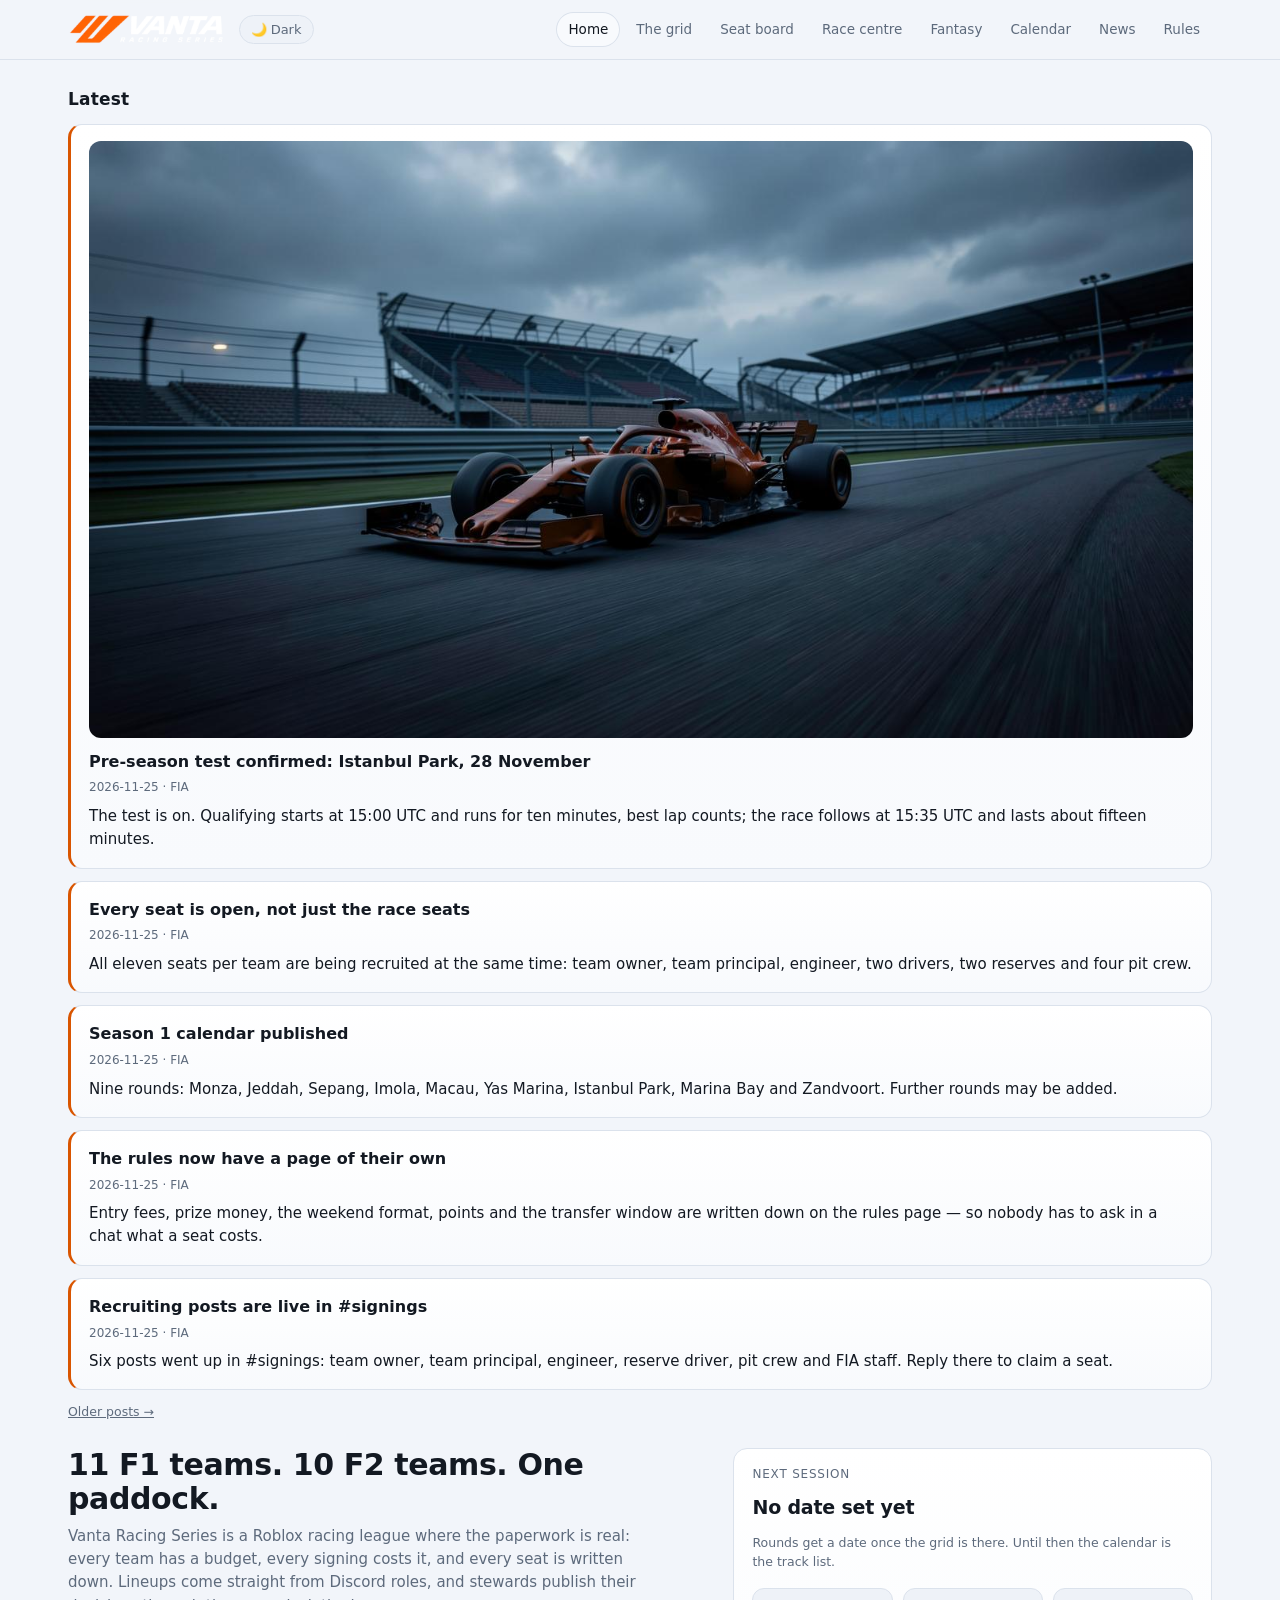
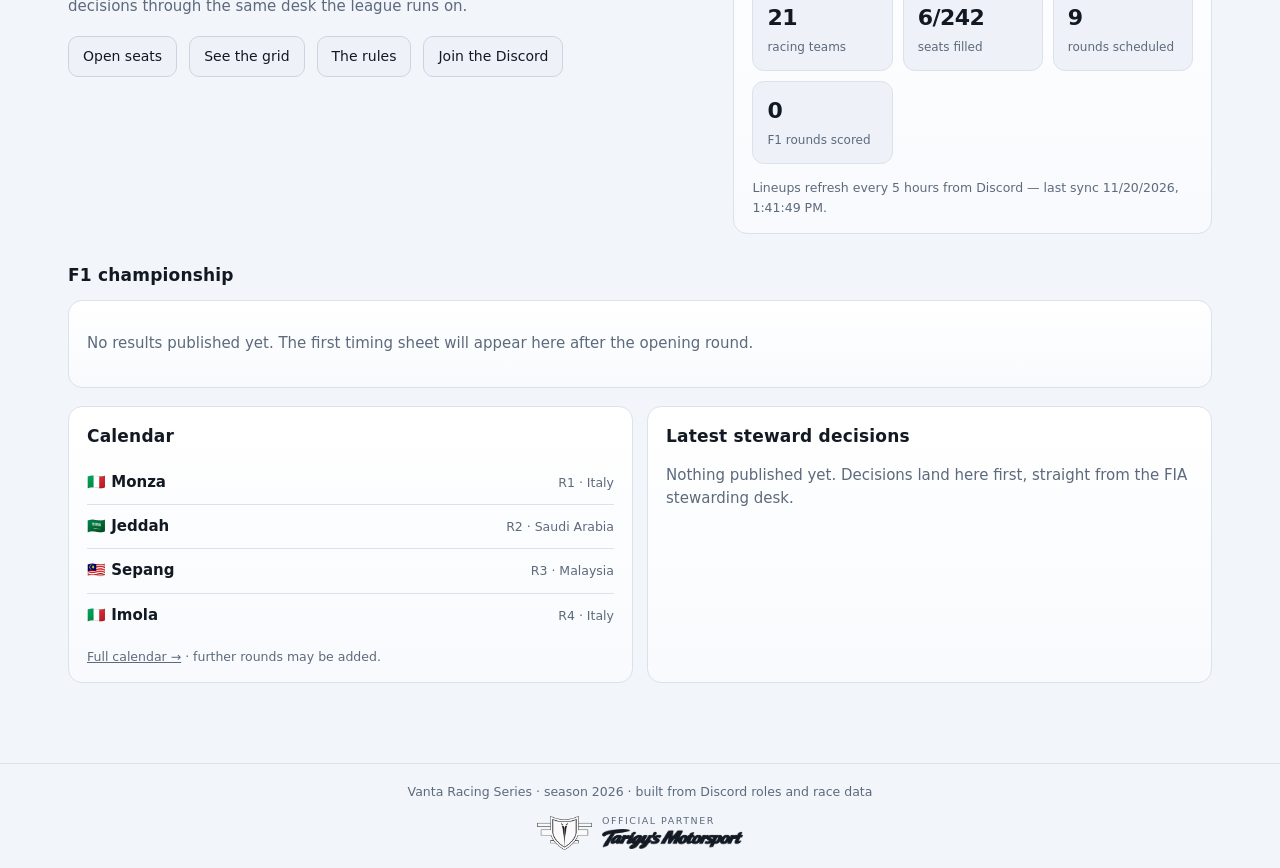
<file: index.html>
<!DOCTYPE html>
<html lang="en">
<head>
  <meta charset="utf-8">
  <meta name="viewport" content="width=device-width, initial-scale=1">
  <title>Vanta Racing Series</title>
  <meta name="description" content="Vanta Racing Series — Roblox racing league with F1 and F2 divisions, the full grid, race standings, fantasy championship and a steward desk.">
  <link rel="icon" type="image/png" href="assets/favicon.png">
  <link rel="stylesheet" href="assets/style.css?v=20261127b">
</head>
<body>
  <main class="wrap"><div id="app"><p class="muted">Loading…</p></div></main>
  <script src="assets/app.js?v=20261127b"></script>
  <script>
    (async () => {
      const host = document.getElementById("app");
      try {
        const [cfg, lineups, results, schedule, decisions, news] = await Promise.all([
          VRS.json("data/config.json"),
          VRS.json("data/lineups.json"),
          VRS.json("data/results.json"),
          VRS.json("data/schedule.json"),
          VRS.json("data/decisions.json"),
          VRS.json("data/news.json").catch(() => ({ items: [] })),
        ]);
        const pal = await VRS.palette();
        VRS.shell(cfg, "index.html");

        const rounds = results.rounds || [];
        const teams = lineups.teams || [];
        const slots = cfg.slots || [];
        const racing = teams.filter((t) => t.division === "F1" || t.division === "F2");
        const slotApplies = (slot, team) =>
          slot.teams ? slot.teams.includes(team.key) : team.division !== "FIA";
        const seats = teams.reduce(
          (n, team) =>
            n +
            slots
              .filter((slot) => slotApplies(slot, team))
              .reduce((m, slot) => m + (slot.capacity || 1), 0),
          0
        );
        const filled = teams.reduce(
          (n, team) =>
            n + Object.values(team.slots || {}).reduce((m, slot) => m + (slot.members || []).length, 0),
          0
        );
        const calendar = (schedule.rounds || []).slice().sort((a, b) => a.round - b.round);
        const f1 = VRS.computeStandings(rounds, cfg, "F1");
        const top = f1.drivers.slice(0, 5);
        const latest = (decisions.decisions || []).slice(-3).reverse();
        const f1Teams = racing.filter((t) => t.division === "F1").length;
        const f2Teams = racing.filter((t) => t.division === "F2").length;
        const items = (news.items || [])
          .slice()
          .sort((a, b) => String(b.at || "").localeCompare(String(a.at || "")))
          .slice(0, 5);
        const next = VRS.nextEvent(schedule, cfg);

        host.innerHTML = `
          <h2 style="margin-top:0">Latest</h2>
          <div class="news">
            ${
              items.length
                ? items
                    .map(
                      (item) => `<article class="card newsitem">
                        ${
                          item.image
                            ? `<img src="${VRS.esc(item.image)}" alt="${VRS.esc(
                                item.imageAlt || ""
                              )}" loading="lazy" style="width:100%;height:auto;border-radius:12px;margin:0 0 12px;display:block">`
                            : ""
                        }
                        <h3>${VRS.esc(item.title || "Announcement")}</h3>
                        <p class="meta">${VRS.esc(String(item.at || "").slice(0, 10))}${
                        item.by ? ` · ${VRS.esc(item.by)}` : ""
                      }</p>
                        <p>${VRS.esc(String(item.body || "").split(/\n\s*\n/)[0])}</p>
                      </article>`
                    )
                    .join("") +
                  `<p class="small muted" style="margin:0"><a href="news.html">Older posts →</a></p>`
                : `<div class="card muted">Nothing published yet.</div>`
            }
          </div>

          <div class="hero" style="margin-top:26px">
            <div>
              <h1>${f1Teams} F1 teams. ${f2Teams} F2 teams. One paddock.</h1>
              <p class="lead">Vanta Racing Series is a Roblox racing league where the
              paperwork is real: every team has a budget, every signing costs it, and
              every seat is written down. Lineups come straight from Discord roles, and
              stewards publish their decisions through the same desk the league runs on.</p>
              <div class="row">
                <a class="btn" href="seats.html">Open seats</a>
                <a class="btn" href="grid.html">See the grid</a>
                <a class="btn" href="rules.html">The rules</a>
                ${cfg.discordInvite ? `<a class="btn" href="${VRS.esc(cfg.discordInvite)}" target="_blank" rel="noopener">Join the Discord</a>` : ""}
              </div>
            </div>
            <div class="card">
              ${VRS.countdown(next)}
              <div class="stats" style="margin-top:16px">
                <div class="stat"><b>${racing.length}</b><span>racing teams</span></div>
                <div class="stat"><b>${filled}/${seats}</b><span>seats filled</span></div>
                <div class="stat"><b>${calendar.length}</b><span>rounds scheduled</span></div>
                <div class="stat"><b>${f1.rounds}</b><span>F1 rounds scored</span></div>
              </div>
              <p class="small muted" style="margin:14px 0 0">Lineups refresh every
              ${VRS.esc(cfg.syncHours || 5)} hours from Discord${
                lineups.generatedAt
                  ? ` — last sync ${VRS.esc(new Date(lineups.generatedAt).toLocaleString())}`
                  : ""
              }.</p>
            </div>
          </div>

          <h2>F1 championship</h2>
          <div class="card">
            ${
              top.length
                ? `<table><thead><tr><th class="pos">#</th><th>Driver</th><th>Team</th>
                   <th class="num">Wins</th><th class="num">Podiums</th><th class="num">Pts</th></tr></thead>
                   <tbody>${top
                     .map(
                       (d, i) => `<tr><td class="pos">${i + 1}</td>
                       <td><b>${VRS.esc(d.driver)}</b></td>
                       <td class="muted"><span style="display:inline-block;width:8px;height:8px;border-radius:50%;background:${VRS.colorOf(
                         pal, d.team
                       )};margin-right:7px"></span>${VRS.esc(VRS.teamName(lineups, d.team))}</td>
                       <td class="num">${d.wins}</td><td class="num">${d.podiums}</td>
                       <td class="num"><b>${d.points}</b></td></tr>`
                     )
                     .join("")}</tbody></table>
                   <p class="small muted" style="margin:10px 0 0">
                   <a href="races.html">Full standings →</a></p>`
                : `<p class="muted">No results published yet. The first timing sheet
                   will appear here after the opening round.</p>`
            }
          </div>

          <div class="grid2" style="margin-top:18px">
            <div class="card">
              <h2 style="margin-top:0">Calendar</h2>
              ${
                calendar.length
                  ? `<ul class="list">${calendar
                      .slice(0, 4)
                      .map(
                        (r) => `<li><span class="spread">
                          <b>${VRS.esc(r.flag || "🏁")} ${VRS.esc(r.circuit || "TBA")}</b>
                          <span class="small muted">R${VRS.esc(r.round)} · ${VRS.esc(
                            r.country || ""
                          )}</span></span></li>`
                      )
                      .join("")}</ul>
                    <p class="small muted" style="margin:10px 0 0">
                    <a href="schedule.html">Full calendar →</a> · further rounds may be added.</p>`
                  : `<p class="muted">No rounds published yet. <a href="schedule.html">Calendar →</a></p>`
              }
            </div>
            <div class="card">
              <h2 style="margin-top:0">Latest steward decisions</h2>
              ${
                latest.length
                  ? `<ul class="list">${latest
                      .map(
                        (d) => `<li><b>${VRS.esc(d.subject || "—")}</b>
                        <span class="chip">R${VRS.esc(d.round)}</span>
                        <div class="small muted">${VRS.esc((d.text || "").slice(0, 140))}</div></li>`
                      )
                      .join("")}</ul>`
                  : `<p class="muted">Nothing published yet. Decisions land here first,
                     straight from the FIA stewarding desk.</p>`
              }
            </div>
          </div>`;
      } catch (error) {
        VRS.fail(host, error);
      }
    })();
  </script>
</body>
</html>
</file>
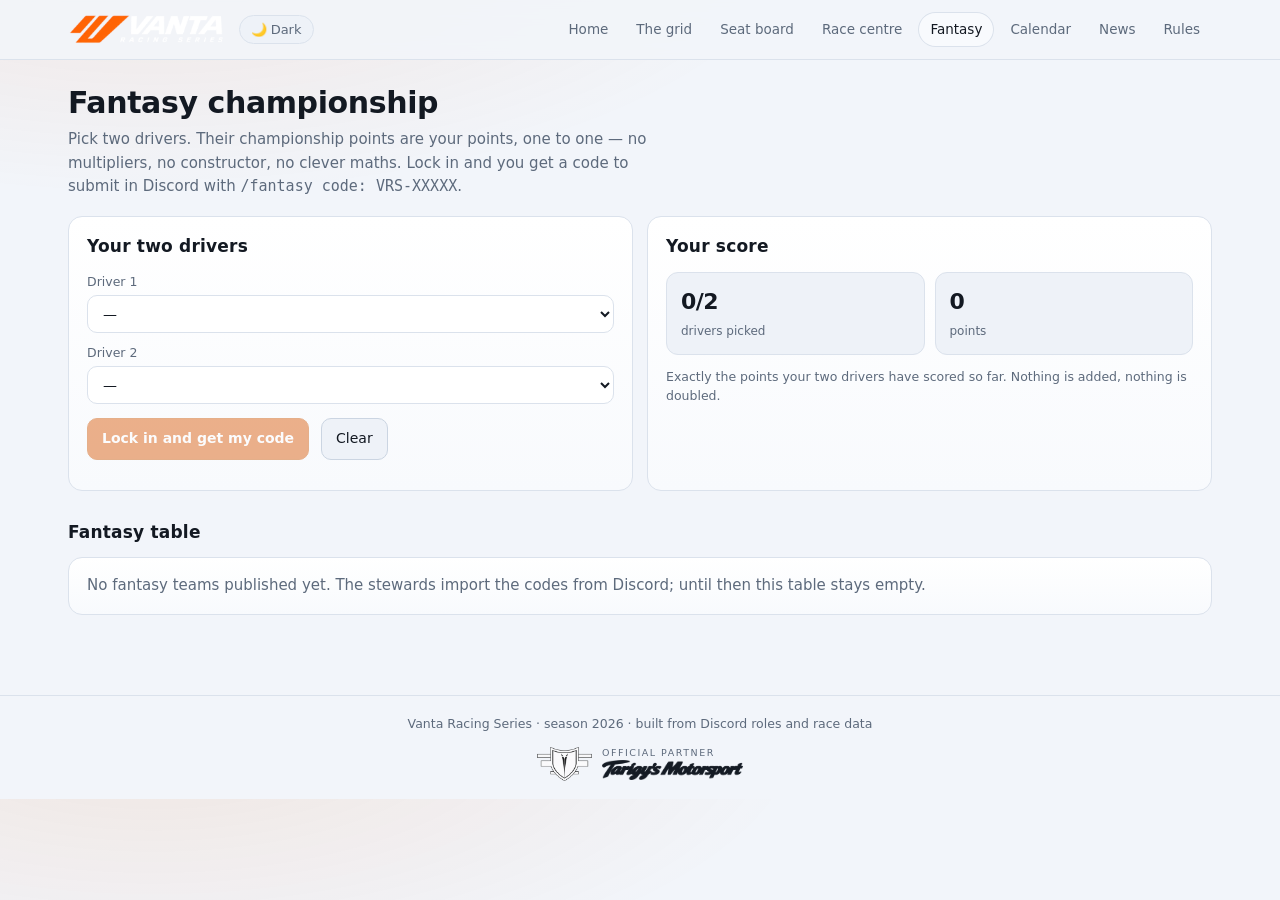
<file: fantasy.html>
<!DOCTYPE html>
<html lang="en">
<head>
  <meta charset="utf-8">
  <meta name="viewport" content="width=device-width, initial-scale=1">
  <title>Fantasy championship</title>
  <link rel="icon" type="image/png" href="assets/favicon.png">
  <link rel="stylesheet" href="assets/style.css?v=20261127b">
</head>
<body>
  <main class="wrap"><div id="app"><p class="muted">Loading…</p></div></main>
  <script src="assets/app.js?v=20261127b"></script>
  <script src="assets/fantasy.js?v=20261127b"></script>
</body>
</html>
</file>
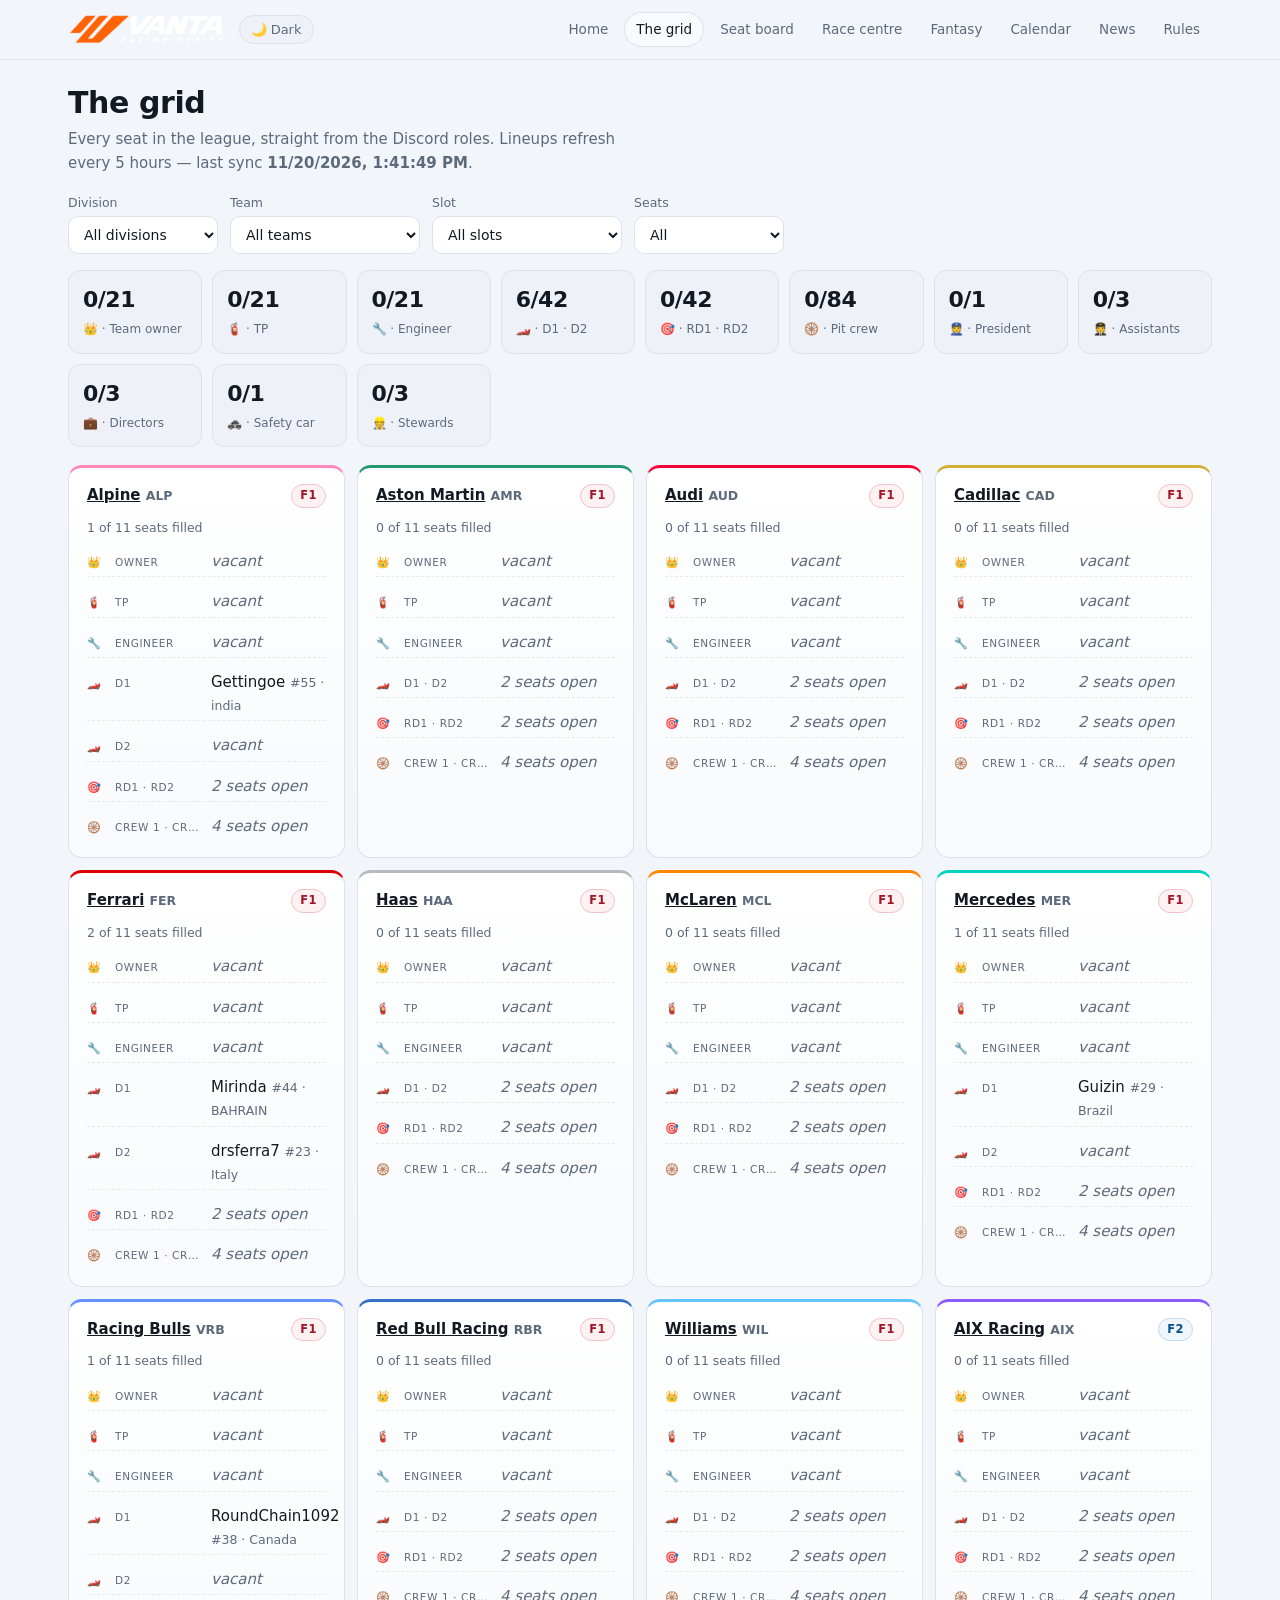
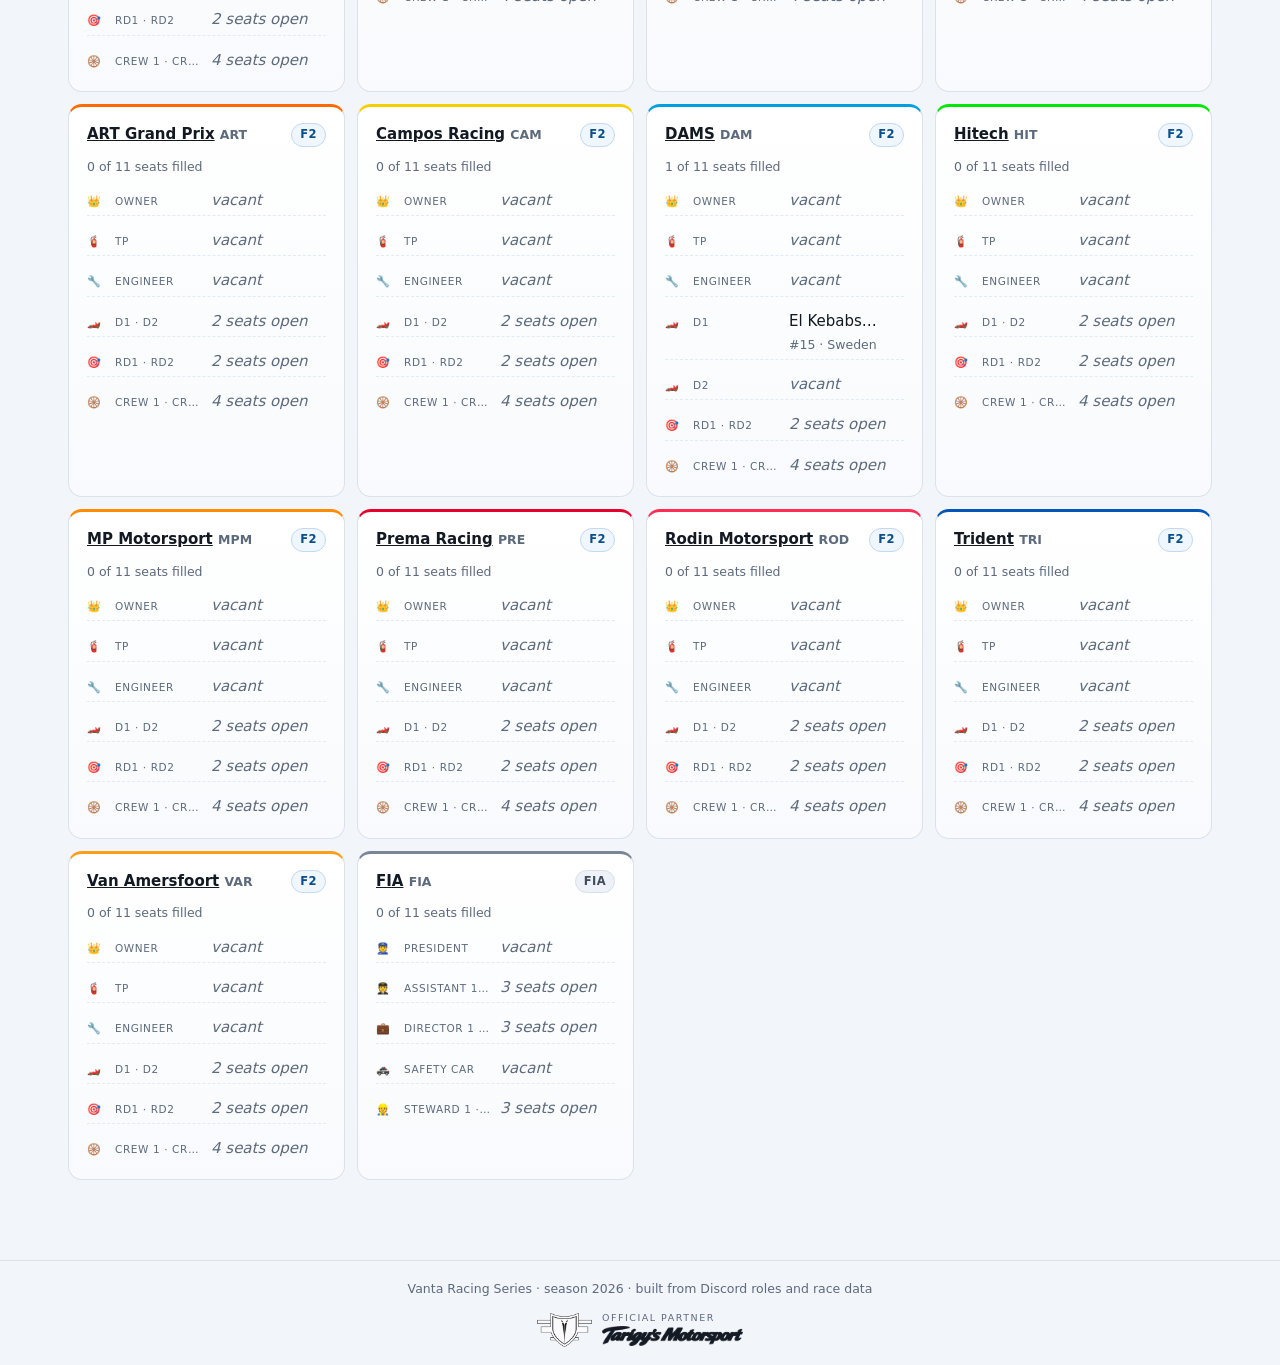
<file: grid.html>
<!DOCTYPE html>
<html lang="en">
<head>
  <meta charset="utf-8">
  <meta name="viewport" content="width=device-width, initial-scale=1">
  <title>The grid</title>
  <link rel="icon" type="image/png" href="assets/favicon.png">
  <link rel="stylesheet" href="assets/style.css?v=20261127b">
</head>
<body>
  <main class="wrap"><div id="app"><p class="muted">Loading…</p></div></main>
  <script src="assets/app.js?v=20261127b"></script>
  <script src="assets/grid.js?v=20261127b"></script>
</body>
</html>
</file>
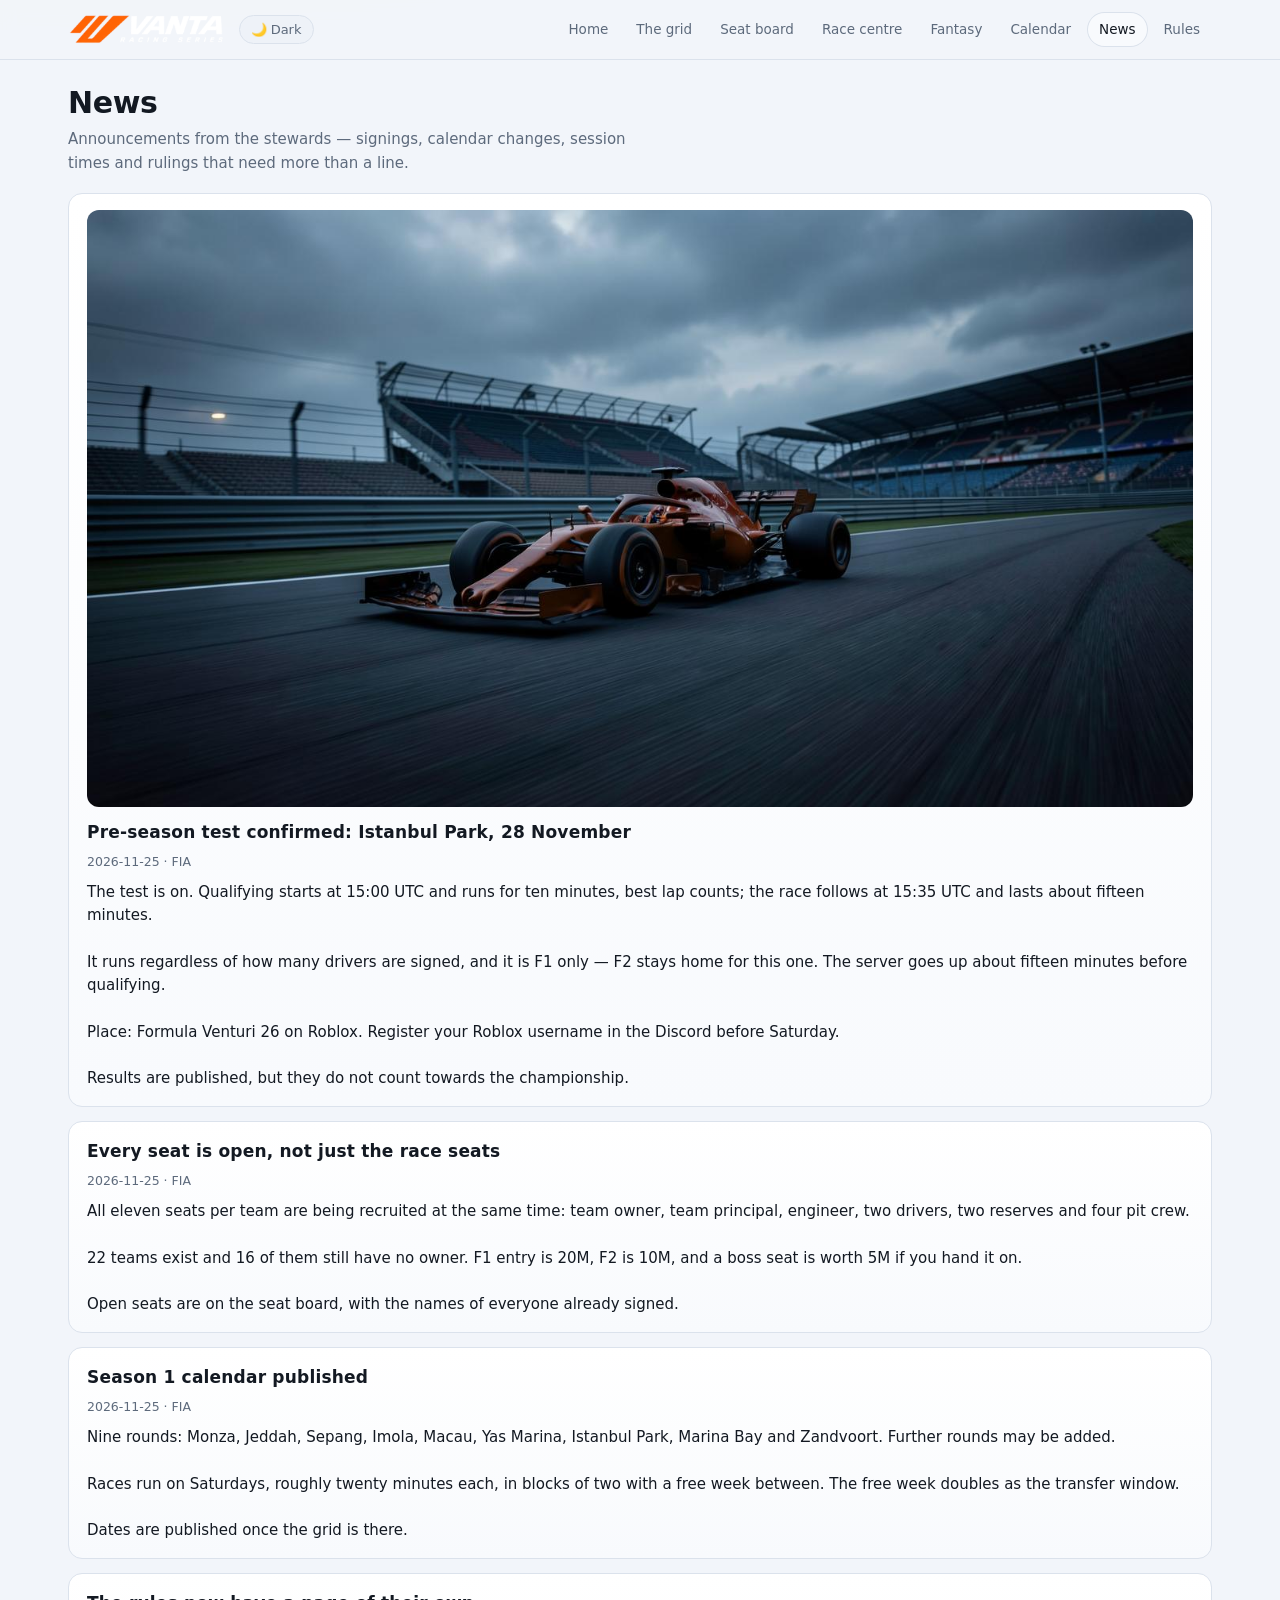
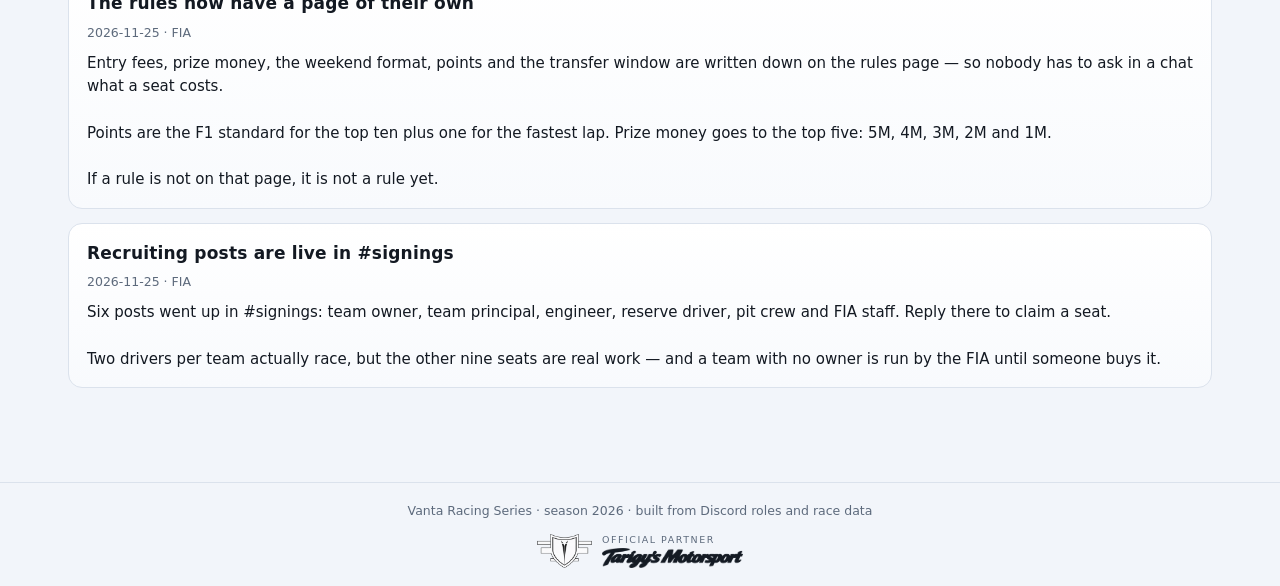
<file: news.html>
<!DOCTYPE html>
<html lang="en">
<head>
  <meta charset="utf-8">
  <meta name="viewport" content="width=device-width, initial-scale=1">
  <title>News</title>
  <link rel="icon" type="image/png" href="assets/favicon.png">
  <link rel="stylesheet" href="assets/style.css?v=20261127b">
</head>
<body>
  <main class="wrap"><div id="app"><p class="muted">Loading…</p></div></main>
  <script src="assets/app.js?v=20261127b"></script>
  <script src="assets/news.js?v=20261127b"></script>
</body>
</html>
</file>
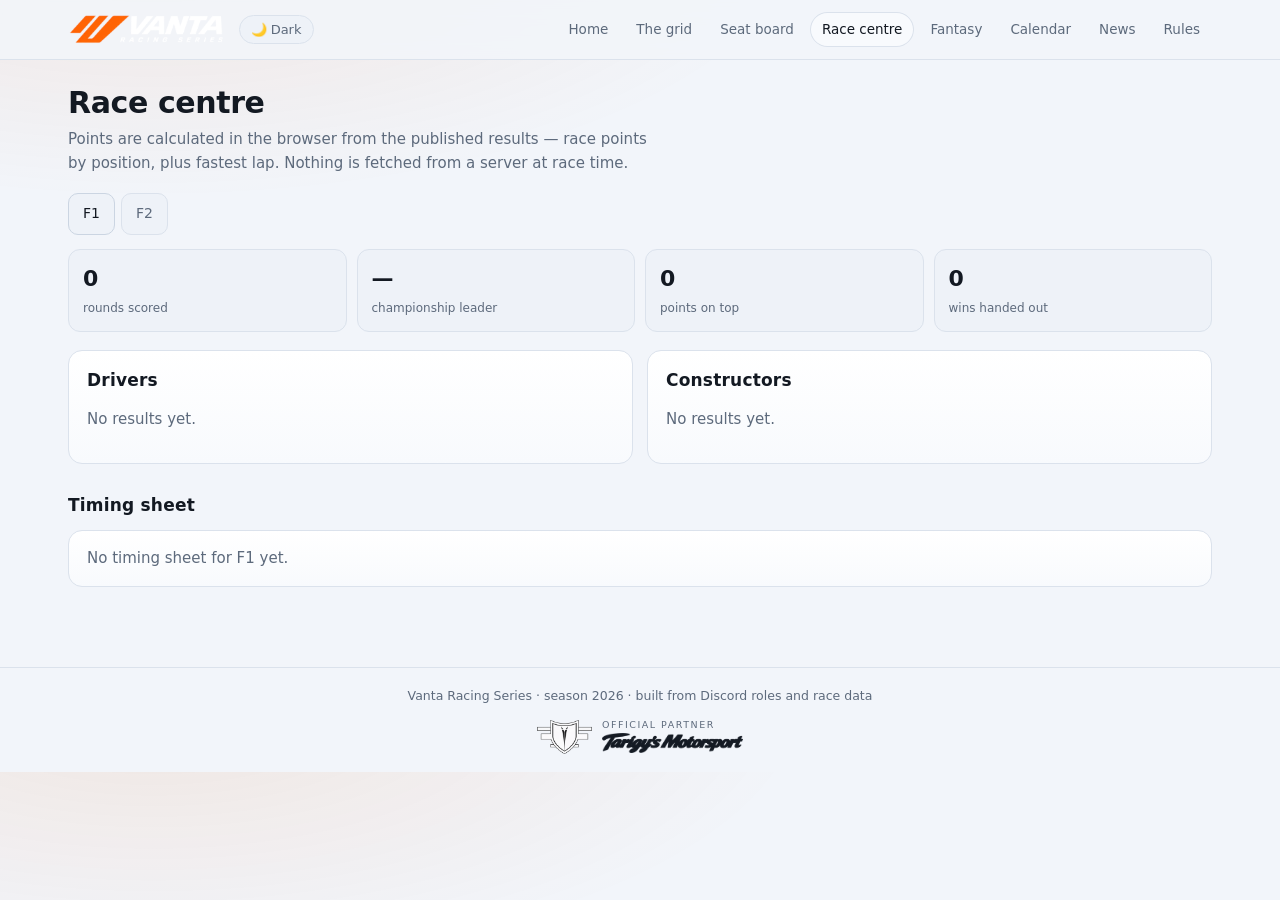
<file: races.html>
<!DOCTYPE html>
<html lang="en">
<head>
  <meta charset="utf-8">
  <meta name="viewport" content="width=device-width, initial-scale=1">
  <title>Race centre</title>
  <link rel="icon" type="image/png" href="assets/favicon.png">
  <link rel="stylesheet" href="assets/style.css?v=20261127b">
</head>
<body>
  <main class="wrap"><div id="app"><p class="muted">Loading…</p></div></main>
  <script src="assets/app.js?v=20261127b"></script>
  <script src="assets/races.js?v=20261127b"></script>
</body>
</html>
</file>
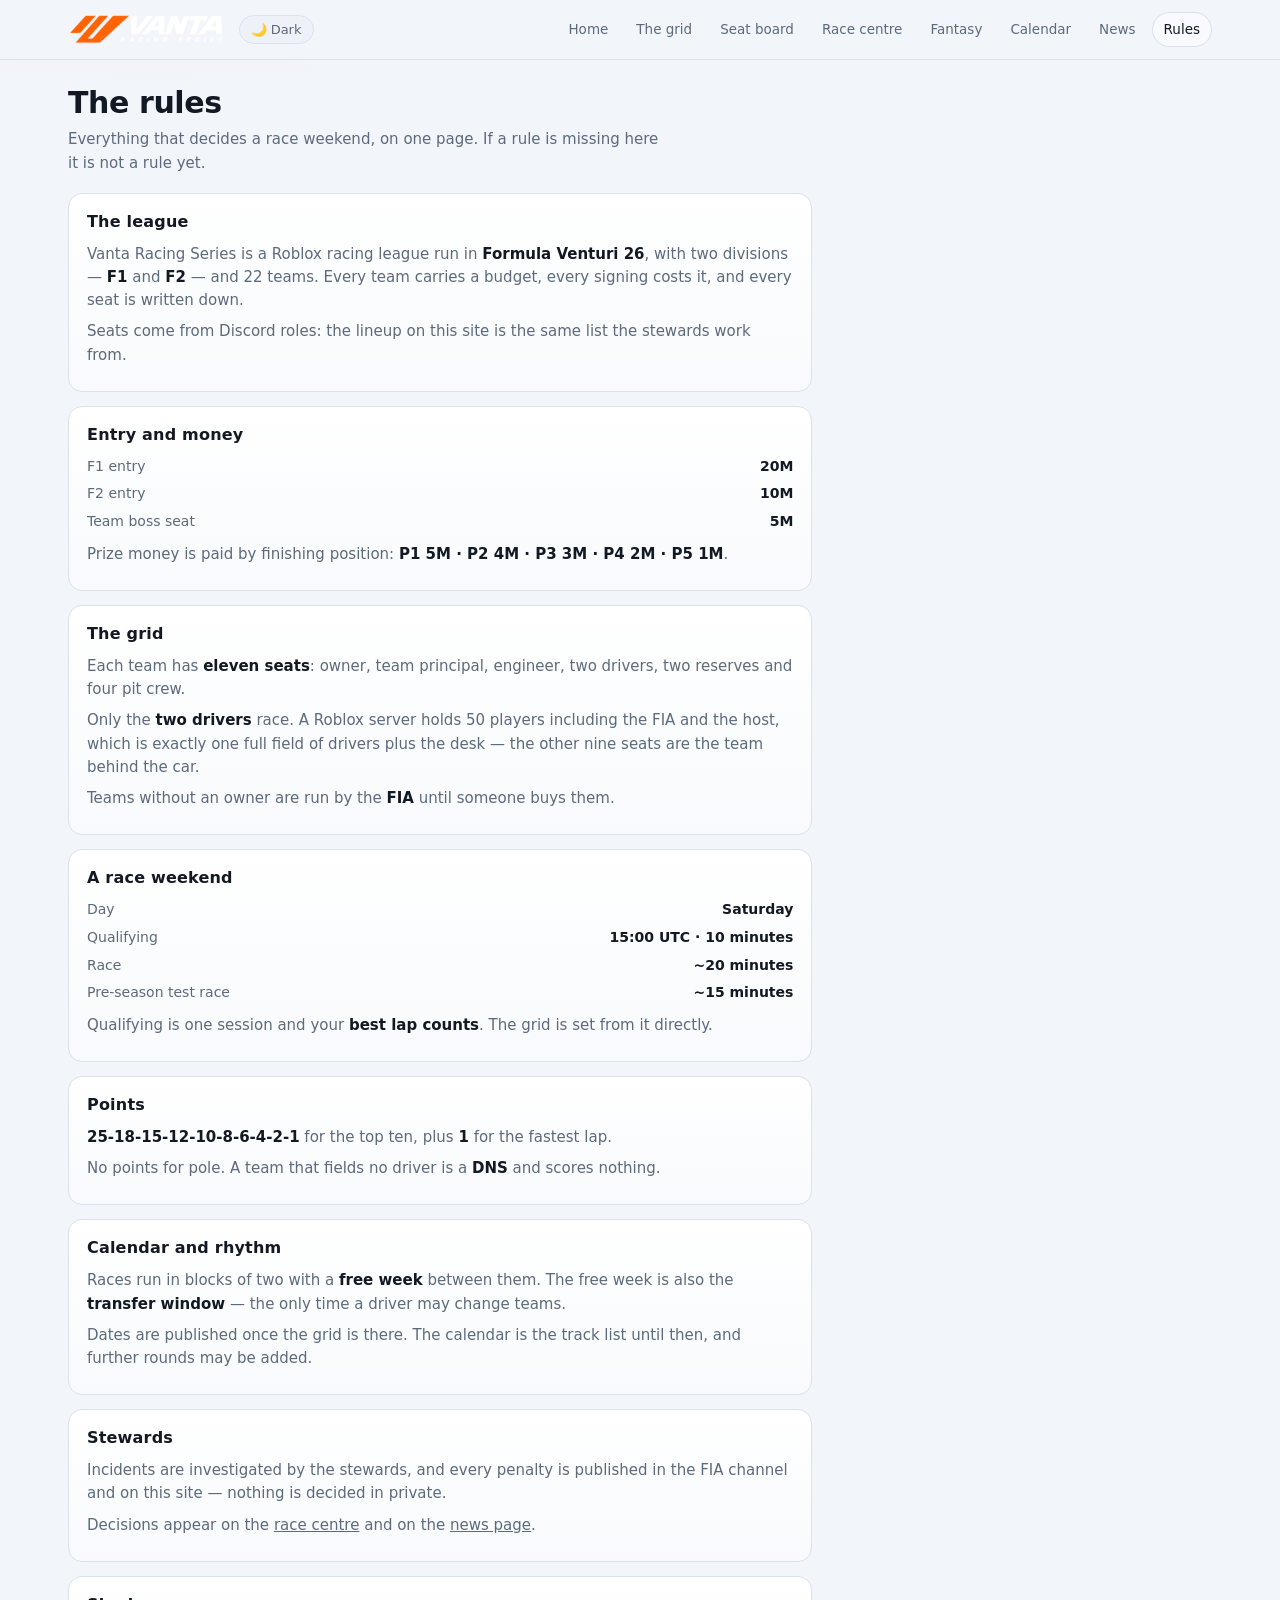
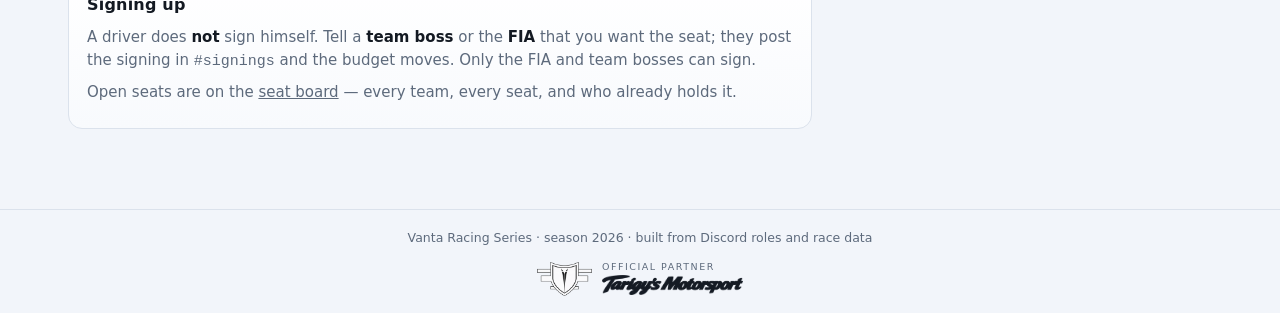
<file: rules.html>
<!DOCTYPE html>
<html lang="en">
<head>
  <meta charset="utf-8">
  <meta name="viewport" content="width=device-width, initial-scale=1">
  <title>Rules</title>
  <link rel="icon" type="image/png" href="assets/favicon.png">
  <link rel="stylesheet" href="assets/style.css?v=20261127b">
</head>
<body>
  <main class="wrap"><div id="app"><p class="muted">Loading…</p></div></main>
  <script src="assets/app.js?v=20261127b"></script>
  <script src="assets/rules.js?v=20261127b"></script>
</body>
</html>
</file>
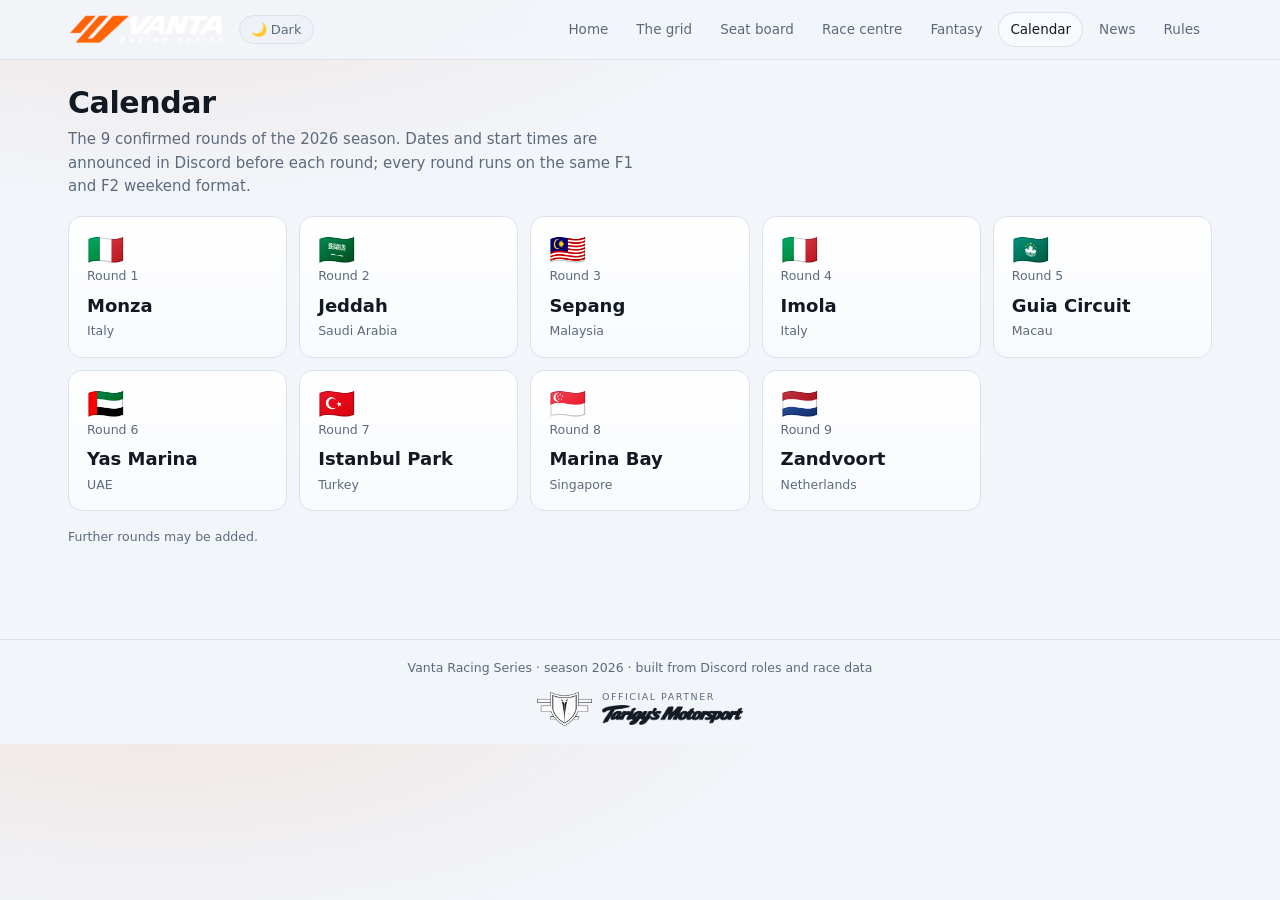
<file: schedule.html>
<!DOCTYPE html>
<html lang="en">
<head>
  <meta charset="utf-8">
  <meta name="viewport" content="width=device-width, initial-scale=1">
  <title>Calendar</title>
  <link rel="icon" type="image/png" href="assets/favicon.png">
  <link rel="stylesheet" href="assets/style.css?v=20261127b">
</head>
<body>
  <main class="wrap"><div id="app"><p class="muted">Loading…</p></div></main>
  <script src="assets/app.js?v=20261127b"></script>
  <script src="assets/schedule.js?v=20261127b"></script>
</body>
</html>
</file>
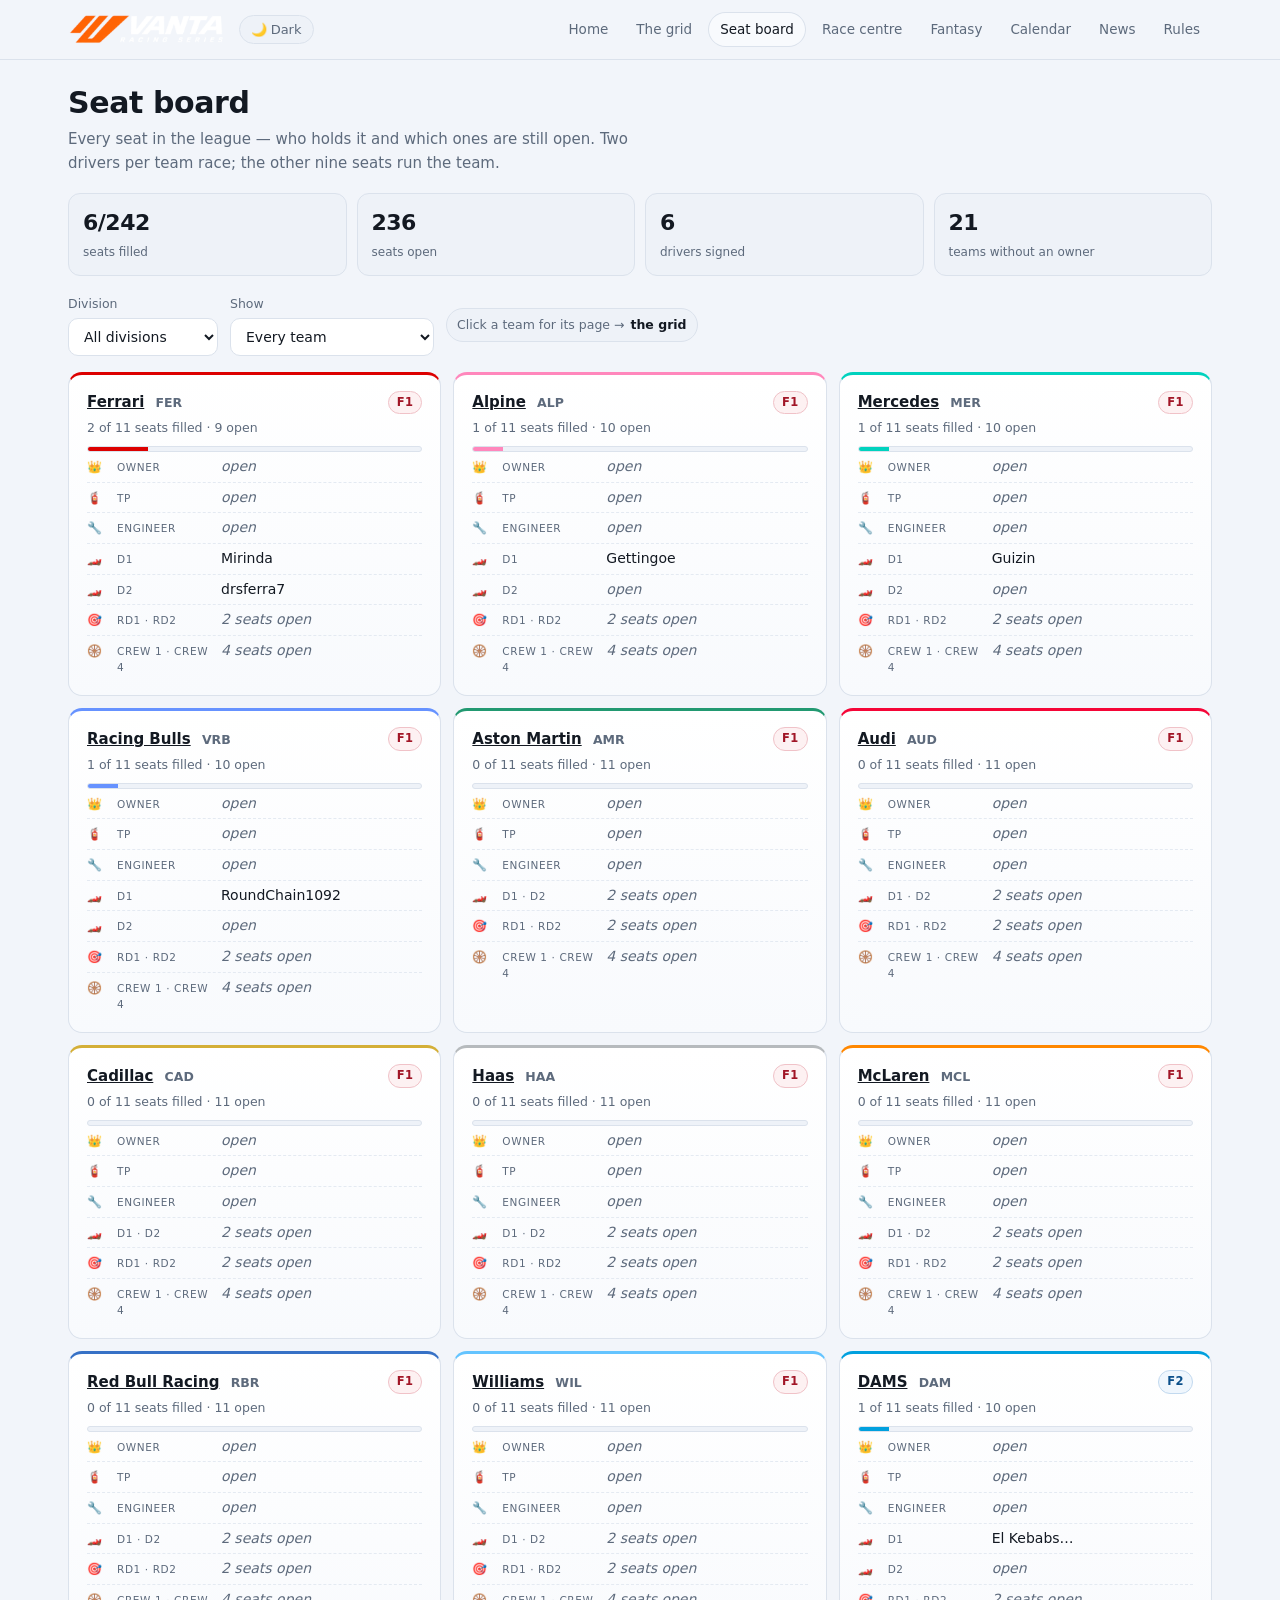
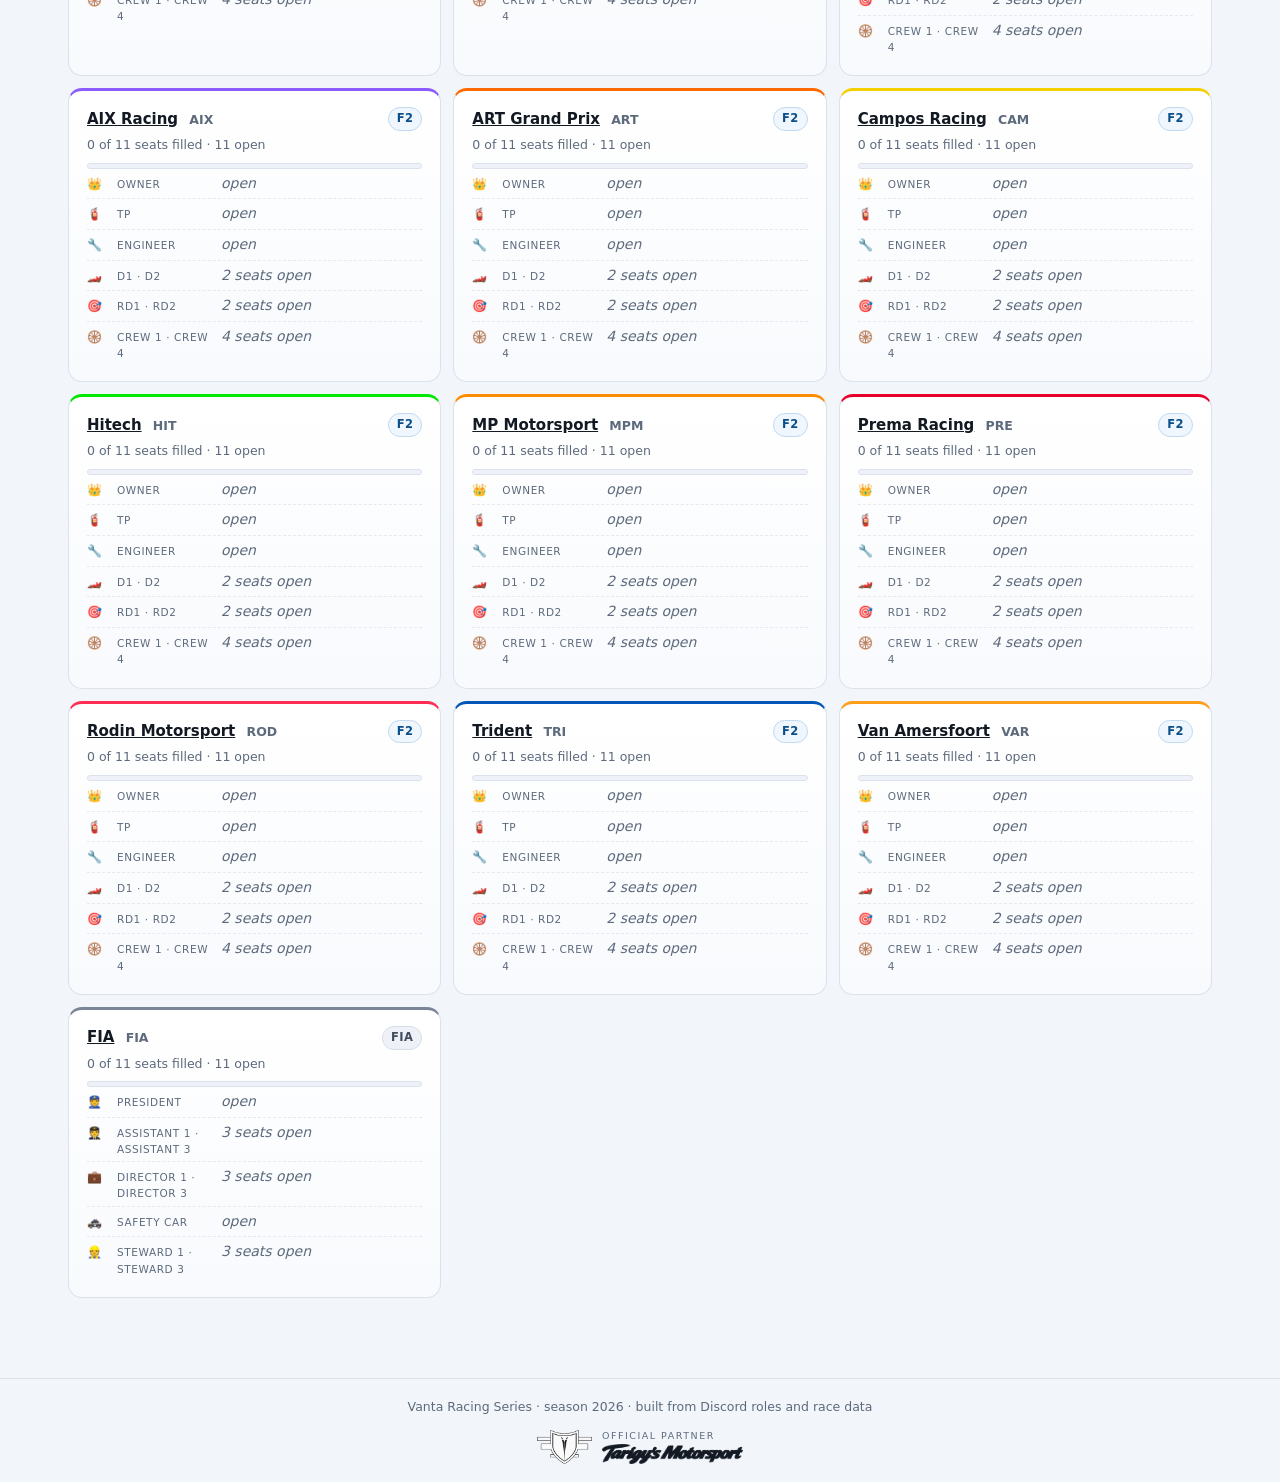
<file: seats.html>
<!DOCTYPE html>
<html lang="en">
<head>
  <meta charset="utf-8">
  <meta name="viewport" content="width=device-width, initial-scale=1">
  <title>Seat board</title>
  <link rel="icon" type="image/png" href="assets/favicon.png">
  <link rel="stylesheet" href="assets/style.css?v=20261127b">
</head>
<body>
  <main class="wrap"><div id="app"><p class="muted">Loading…</p></div></main>
  <script src="assets/app.js?v=20261127b"></script>
  <script src="assets/seats.js?v=20261127b"></script>
</body>
</html>
</file>
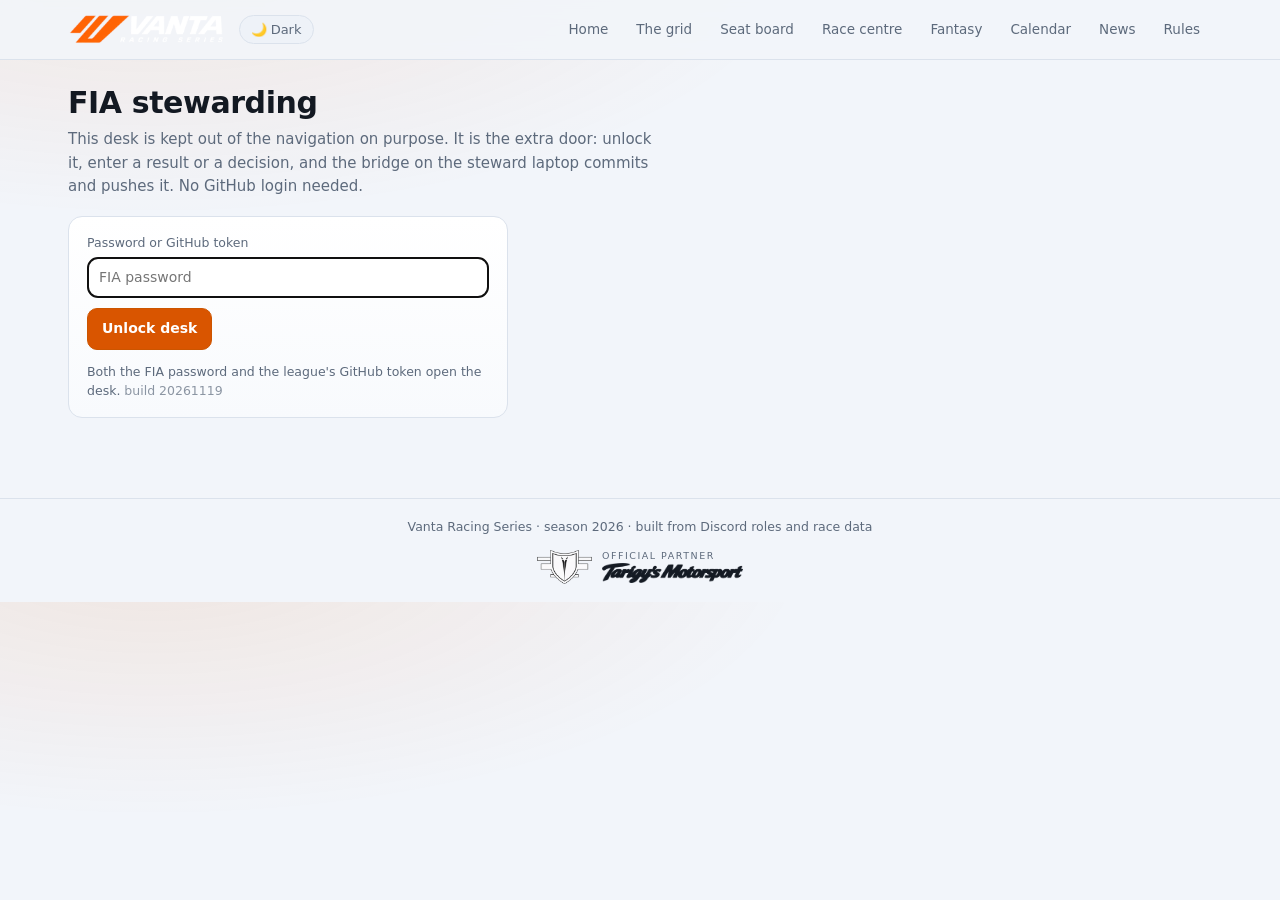
<file: stewards.html>
<!DOCTYPE html>
<html lang="en">
<head>
  <meta charset="utf-8">
  <meta name="viewport" content="width=device-width, initial-scale=1">
  <title>Stewarding desk</title>
  <meta name="robots" content="noindex">
  <link rel="icon" type="image/png" href="assets/favicon.png">
  <link rel="stylesheet" href="assets/style.css?v=20261127b">
</head>
<body>
  <main class="wrap"><div id="app"><p class="muted">Loading…</p></div></main>
  <script src="assets/app.js?v=20261127b"></script>
  <script src="assets/stewards.js?v=20261127b"></script>
</body>
</html>
</file>
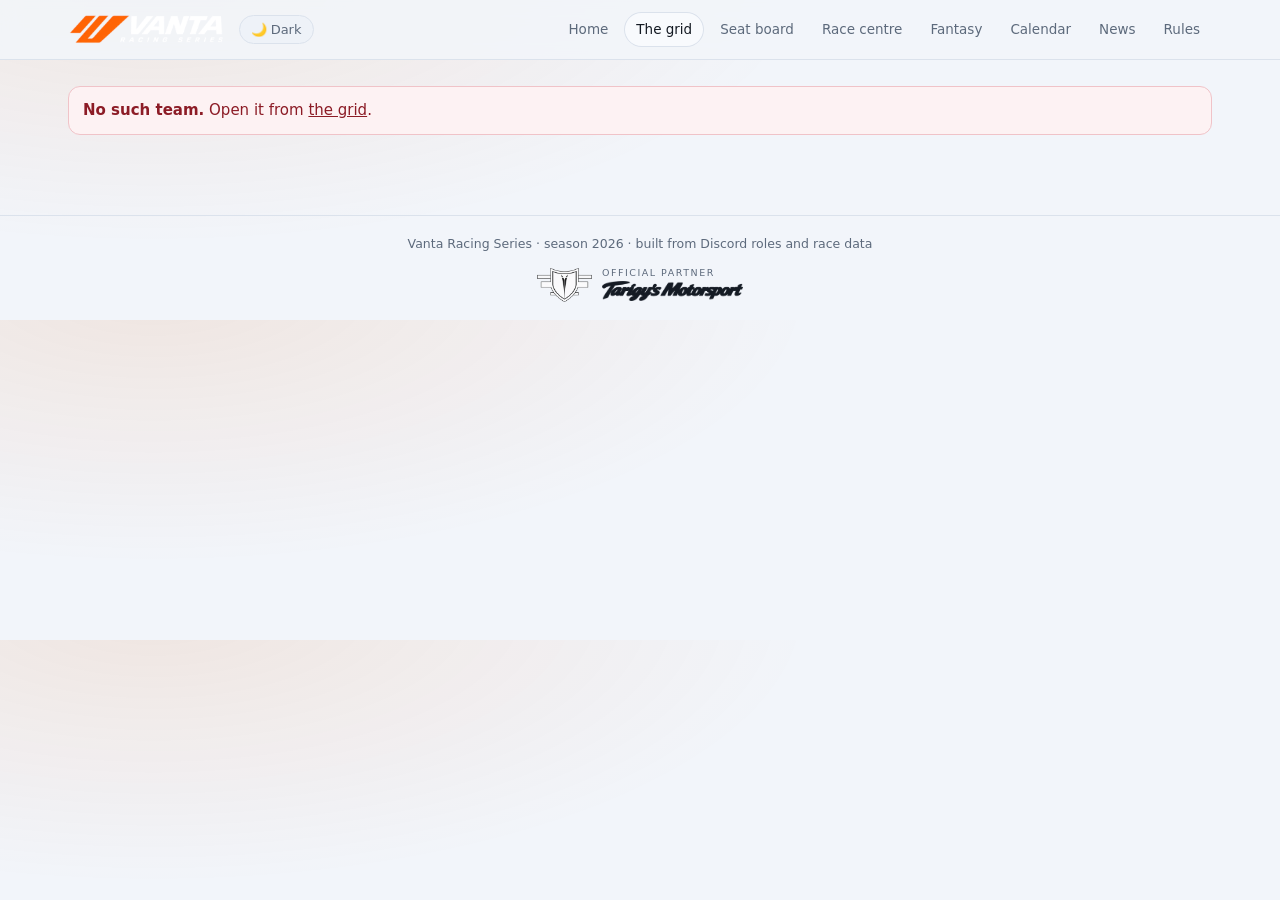
<file: team.html>
<!DOCTYPE html>
<html lang="en">
<head>
  <meta charset="utf-8">
  <meta name="viewport" content="width=device-width, initial-scale=1">
  <title>Team profile</title>
  <link rel="icon" type="image/png" href="assets/favicon.png">
  <link rel="stylesheet" href="assets/style.css?v=20261127b">
</head>
<body>
  <main class="wrap"><div id="app"><p class="muted">Loading…</p></div></main>
  <script src="assets/app.js?v=20261127b"></script>
  <script src="assets/team.js?v=20261127b"></script>
</body>
</html>
</file>
<file: assets/style.css>
:root {
  --bg: #0b0d10;
  --panel: #12161c;
  --panel-2: #171c24;
  --panel-3: #0e1218;
  --line: #242c38;
  --dash: #1c232d;
  --ink: #e8edf5;
  --muted: #8f9aab;
  --accent: #ff6a00;
  --green: #19c37d;
  --warn: #e0a800;
  --input-bg: #0b0f14;
  --btn-bg: #1b232e;
  --btn-hover: #222c39;
  --btn-line: #33404f;
  --row-hover: #0f141b;
  --glow: rgba(255, 106, 0, .16);
  --radius: 14px;
  color-scheme: dark;
}

:root[data-theme="light"] {
  --bg: #f2f5fa;
  --panel: #ffffff;
  --panel-2: #f8fafd;
  --panel-3: #eef2f8;
  --line: #dbe2ec;
  --dash: #e4eaf2;
  --ink: #131922;
  --muted: #5d6a7c;
  --accent: #d95500;
  --green: #0f9d63;
  --warn: #a87700;
  --input-bg: #ffffff;
  --btn-bg: #eef2f8;
  --btn-hover: #e3e9f2;
  --btn-line: #cbd5e2;
  --row-hover: #f6f9fd;
  --glow: rgba(217, 85, 0, .1);
  color-scheme: light;
}

* { box-sizing: border-box; }

body {
  margin: 0;
  background:
    radial-gradient(1100px 460px at 12% -10%, var(--glow) 0%, transparent 60%),
    var(--bg);
  color: var(--ink);
  font: 15px/1.55 "Segoe UI", system-ui, -apple-system, sans-serif;
}

a { color: inherit; }

.top {
  position: sticky; top: 0; z-index: 20;
  background: color-mix(in srgb, var(--bg) 88%, transparent);
  backdrop-filter: blur(10px);
  border-bottom: 1px solid var(--line);
}
.top .topbar {
  max-width: 1180px; margin: 0 auto; padding: 12px 18px;
  display: flex; gap: 14px; align-items: center; flex-wrap: wrap;
}
.brand { display: block; line-height: 0; }
.brand img { height: 32px; width: auto; display: block; }
@media (max-width: 520px) { .brand img { height: 26px; } }
nav { display: flex; gap: 4px; flex-wrap: wrap; margin-left: auto; }
nav a {
  padding: 7px 12px; border-radius: 999px; text-decoration: none;
  color: var(--muted); font-size: 13.5px; white-space: nowrap;
}
nav a:hover { background: var(--panel-2); color: var(--ink); }
nav a.on { background: var(--panel-2); color: var(--ink); box-shadow: inset 0 0 0 1px var(--line); }

.themebtn {
  padding: 7px 11px; border-radius: 999px; font-size: 13px; line-height: 1;
  background: var(--panel-3); border: 1px solid var(--line); color: var(--muted);
  cursor: pointer; white-space: nowrap;
}
.themebtn:hover { background: var(--btn-hover); color: var(--ink); }

.wrap { max-width: 1180px; margin: 0 auto; padding: 26px 18px 80px; }

h1 { font-size: 30px; line-height: 1.15; margin: 0 0 8px; letter-spacing: -.4px; }
h2 { font-size: 17px; margin: 28px 0 12px; letter-spacing: .2px; }
h3 { font-size: 15px; margin: 0 0 6px; }
p.lead { color: var(--muted); max-width: 62ch; margin: 0 0 18px; }
.muted { color: var(--muted); }
.small { font-size: 12.5px; }

.card {
  background: linear-gradient(180deg, var(--panel) 0%, var(--panel-2) 100%);
  border: 1px solid var(--line);
  border-radius: var(--radius);
  padding: 16px 18px;
}

.row { display: flex; gap: 12px; flex-wrap: wrap; align-items: center; }
.spread { display: flex; justify-content: space-between; gap: 12px; align-items: baseline; flex-wrap: wrap; }

/* ---- news ---- */
.news { display: grid; gap: 12px; }
.newsitem { border-left: 3px solid var(--accent); }
.newsitem h3 { font-size: 16px; margin: 0 0 4px; }
.newsitem .meta { font-size: 12px; color: var(--muted); margin: 0 0 8px; }
.newsitem p { margin: 0; white-space: pre-wrap; }

/* ---- countdown ---- */
.countdown { display: grid; gap: 10px; }
.cdlabel { font-size: 12px; letter-spacing: .8px; text-transform: uppercase; color: var(--muted); }
.cdtitle { font-size: 19px; font-weight: 700; letter-spacing: -.2px; }
.cdgrid { display: grid; grid-template-columns: repeat(4, minmax(56px, 1fr)); gap: 8px; max-width: 380px; }
.cdcell {
  background: var(--panel-3); border: 1px solid var(--line); border-radius: 12px;
  padding: 10px 6px; text-align: center;
}
.cdcell b { display: block; font-size: 24px; letter-spacing: -.6px; font-variant-numeric: tabular-nums; }
.cdcell span { font-size: 10.5px; letter-spacing: .7px; text-transform: uppercase; color: var(--muted); }
.cddone { color: var(--green); font-weight: 700; }

/* ---- seat board ---- */
.seatgrid { display: grid; grid-template-columns: repeat(auto-fill, minmax(300px, 1fr)); gap: 12px; }
.seatcard { border-top: 3px solid var(--line); }
.seatcard .head { display: flex; justify-content: space-between; align-items: center; gap: 8px; margin-bottom: 4px; }
.seatcard .name { font-weight: 700; }
.seatcard .count { font-size: 12.5px; color: var(--muted); margin-bottom: 8px; }
.seatline {
  display: grid; grid-template-columns: 22px 96px 1fr; gap: 8px;
  align-items: baseline; padding: 4px 0; border-bottom: 1px dashed var(--dash);
}
.seatline:last-child { border-bottom: 0; }
.seatline .code { font-size: 12px; }
.seatline .role { font-size: 10.5px; letter-spacing: .6px; text-transform: uppercase; color: var(--muted); }
.seatline .who { font-size: 14px; }
.seatline .who.open { color: var(--muted); font-style: italic; }
.bar { height: 6px; border-radius: 999px; background: var(--panel-3); overflow: hidden; border: 1px solid var(--line); }
.bar > i { display: block; height: 100%; background: var(--accent); }

/* ---- rules ---- */
.rules { display: grid; gap: 14px; max-width: 78ch; }
.rules h2 { margin: 0 0 8px; font-size: 16px; }
.rules p, .rules li { color: var(--muted); }
.rules p { margin: 0 0 8px; }
.rules ul { margin: 0; padding-left: 20px; }
.rules li { margin-bottom: 4px; }
.rules b { color: var(--ink); }
.kv { display: grid; grid-template-columns: 1fr auto; gap: 6px 14px; font-size: 14px; }
.kv span { color: var(--muted); }
.kv b { text-align: right; font-variant-numeric: tabular-nums; }

.chip {
  display: inline-block; padding: 2px 8px; border-radius: 999px;
  font-size: 11.5px; font-weight: 700; letter-spacing: .4px;
  border: 1px solid var(--line); color: var(--muted); background: var(--panel-3);
}
.rwrap { overflow-x: auto; }
.rhead, .rrow {
  display: grid; min-width: 640px;
  grid-template-columns: 26px 1.3fr 1fr 30px 44px 1fr 84px;
  gap: 6px; align-items: center;
}
.rhead { padding: 0 4px 6px; }
.rrow { padding: 4px 0; border-bottom: 1px dashed var(--dash); }
.rrow input, .rrow select { padding: 6px 8px; font-size: 13px; }
.rpos { color: var(--muted); font-weight: 800; font-size: 12px; text-align: center; }
.rflag { display: flex; justify-content: center; }
.rflag input { width: auto; }
.rrow button.r { padding: 2px 6px; font-size: 12px; border-radius: 6px; }
.rmove { display: flex; gap: 3px; }

.circuits { display: grid; grid-template-columns: repeat(auto-fill, minmax(210px, 1fr)); gap: 12px; }
.circuit .flag { font-size: 30px; line-height: 1.1; }
.circuit h3 { font-size: 18px; margin: 6px 0 2px; }
.circuit:hover { border-color: var(--btn-line); }

.chip.f1 { color: #ffb3ba; border-color: #4a1f26; }
.chip.f2 { color: #a9d3ff; border-color: #1f3550; }
.chip.org { color: #cfd6de; border-color: #2a323d; }
.chip.open { color: #7ee2b4; border-color: #1d4a38; }
.chip.taken { color: #ffb4b4; border-color: #4a2323; }
.chip.demo { color: #ffd97a; border-color: #4a3d18; }
:root[data-theme="light"] .chip.f1 { color: #a11526; border-color: #f0c2c8; background: #fdf1f2; }
:root[data-theme="light"] .chip.f2 { color: #0b4f8a; border-color: #c2d9ef; background: #eff6fd; }
:root[data-theme="light"] .chip.org { color: #414c5c; border-color: #d7dee8; }
:root[data-theme="light"] .chip.open { color: #0b6b48; border-color: #bfe3d3; background: #effaf5; }
:root[data-theme="light"] .chip.taken { color: #a11f1f; border-color: #f0c8c8; background: #fdf1f1; }
:root[data-theme="light"] .chip.demo { color: #7a5b00; border-color: #ecdcae; background: #fdf8e8; }

.teams { display: grid; grid-template-columns: repeat(auto-fill, minmax(268px, 1fr)); gap: 12px; }
.team { display: flex; flex-direction: column; gap: 10px; border-top: 3px solid var(--line); }
.team .head { display: flex; justify-content: space-between; align-items: center; gap: 8px; }
.team .name { font-weight: 700; }
.slot {
  display: grid; grid-template-columns: 20px 88px 1fr; gap: 8px;
  align-items: baseline; padding: 3px 0; border-bottom: 1px dashed var(--dash);
}
.slot:last-child { border-bottom: 0; }
.slot .code { font-weight: 800; font-size: 11px; color: var(--muted); }
.slot .seat {
  color: var(--muted); font-size: 10.5px; letter-spacing: .6px;
  text-transform: uppercase; white-space: nowrap; overflow: hidden; text-overflow: ellipsis;
}
.slot .who { color: var(--ink); }
.slot .who.vacant { color: var(--muted); font-style: italic; }

table { width: 100%; border-collapse: collapse; }
th, td { text-align: left; padding: 9px 10px; border-bottom: 1px solid var(--line); font-size: 14px; }
th { color: var(--muted); font-weight: 600; font-size: 12px; letter-spacing: .5px; text-transform: uppercase; }
tbody tr:hover { background: var(--row-hover); }
td.num, th.num { text-align: right; font-variant-numeric: tabular-nums; }
.pos { font-weight: 800; color: var(--muted); width: 44px; }

.tabs { display: flex; gap: 6px; margin: 0 0 14px; }
.tabs button { background: var(--panel-3); border: 1px solid var(--line); color: var(--muted); }
.tabs button.on { background: var(--btn-bg); color: var(--ink); border-color: var(--btn-line); }

button, .btn {
  cursor: pointer; font: inherit; font-size: 14px;
  padding: 9px 14px; border-radius: 10px;
  border: 1px solid var(--btn-line); background: var(--btn-bg); color: var(--ink);
  text-decoration: none; display: inline-block;
}
button:hover, .btn:hover { background: var(--btn-hover); }
button.primary { background: var(--accent); border-color: #cc5500; color: #fff; font-weight: 700; }
button.primary:hover { filter: brightness(1.08); }
button:disabled { opacity: .45; cursor: not-allowed; }

label.field { display: block; margin-bottom: 10px; }
label.field span { display: block; color: var(--muted); font-size: 12.5px; margin-bottom: 4px; }
input, select, textarea {
  width: 100%; padding: 9px 11px; border-radius: 10px;
  border: 1px solid var(--line); background: var(--input-bg); color: var(--ink);
  font: inherit; font-size: 14px;
}
textarea { min-height: 84px; resize: vertical; }
.grid2 { display: grid; grid-template-columns: 1fr 1fr; gap: 0 14px; }
@media (max-width: 640px) { .grid2 { grid-template-columns: 1fr; } }

.pill {
  display: inline-flex; align-items: center; gap: 6px;
  padding: 6px 10px; border-radius: 999px; background: var(--panel-3);
  border: 1px solid var(--line); font-size: 12.5px; color: var(--muted);
}
.pill b { color: var(--ink); }

.err { border: 1px solid #5a1f26; background: #1a0f12; color: #ffb3ba; padding: 12px 14px; border-radius: 12px; }
.ok { border: 1px solid #1d4a38; background: #0e1a15; color: #8fe6bd; padding: 12px 14px; border-radius: 12px; }
.warn { border: 1px solid #4a3d18; background: #1a160c; color: #ffd97a; padding: 12px 14px; border-radius: 12px; }
:root[data-theme="light"] .err { background: #fdf2f3; color: #8c1c26; border-color: #f0c3c8; }
:root[data-theme="light"] .ok { background: #f0fbf5; color: #0b6b48; border-color: #bfe3d3; }
:root[data-theme="light"] .warn { background: #fdf8e8; color: #7a5b00; border-color: #ecdcae; }

.codebox {
  font-family: "Cascadia Mono", Consolas, monospace; font-size: 18px; letter-spacing: 2px;
  padding: 12px 16px; border-radius: 12px; background: var(--input-bg);
  border: 1px dashed #3a4a5e; display: inline-block;
}

.hero { display: grid; grid-template-columns: 1.15fr .85fr; gap: 18px; align-items: start; }
@media (max-width: 880px) { .hero { grid-template-columns: 1fr; } }

.stats { display: grid; grid-template-columns: repeat(auto-fit, minmax(120px, 1fr)); gap: 10px; }
.stat { background: var(--panel-3); border: 1px solid var(--line); border-radius: 12px; padding: 12px 14px; }
.stat b { display: block; font-size: 22px; letter-spacing: -.5px; }
.stat span { color: var(--muted); font-size: 12px; }

.list { list-style: none; margin: 0; padding: 0; }
.list li { padding: 10px 0; border-bottom: 1px solid var(--line); }
.list li:last-child { border-bottom: 0; }

footer { border-top: 1px solid var(--line); color: var(--muted); font-size: 12.5px; padding: 18px; text-align: center; }

.partner { display: flex; align-items: center; justify-content: center; gap: 10px; margin-top: 14px; }
.partner-mark { height: 34px; width: auto; opacity: .9; }
.partner-text { display: flex; flex-direction: column; align-items: flex-start; gap: 3px; text-align: left; }
.partner-label { font-size: 9.5px; letter-spacing: .16em; text-transform: uppercase; color: var(--muted); line-height: 1; }
.partner-word { height: 20px; width: auto; }
.partner-word-ink { display: none; }
:root[data-theme="light"] .partner-word { display: none; }
:root[data-theme="light"] .partner-word-ink { display: inline-block; }
@media (max-width: 480px) { .partner-mark { height: 28px; } .partner-word, .partner-word-ink { height: 17px; } }
</file>
